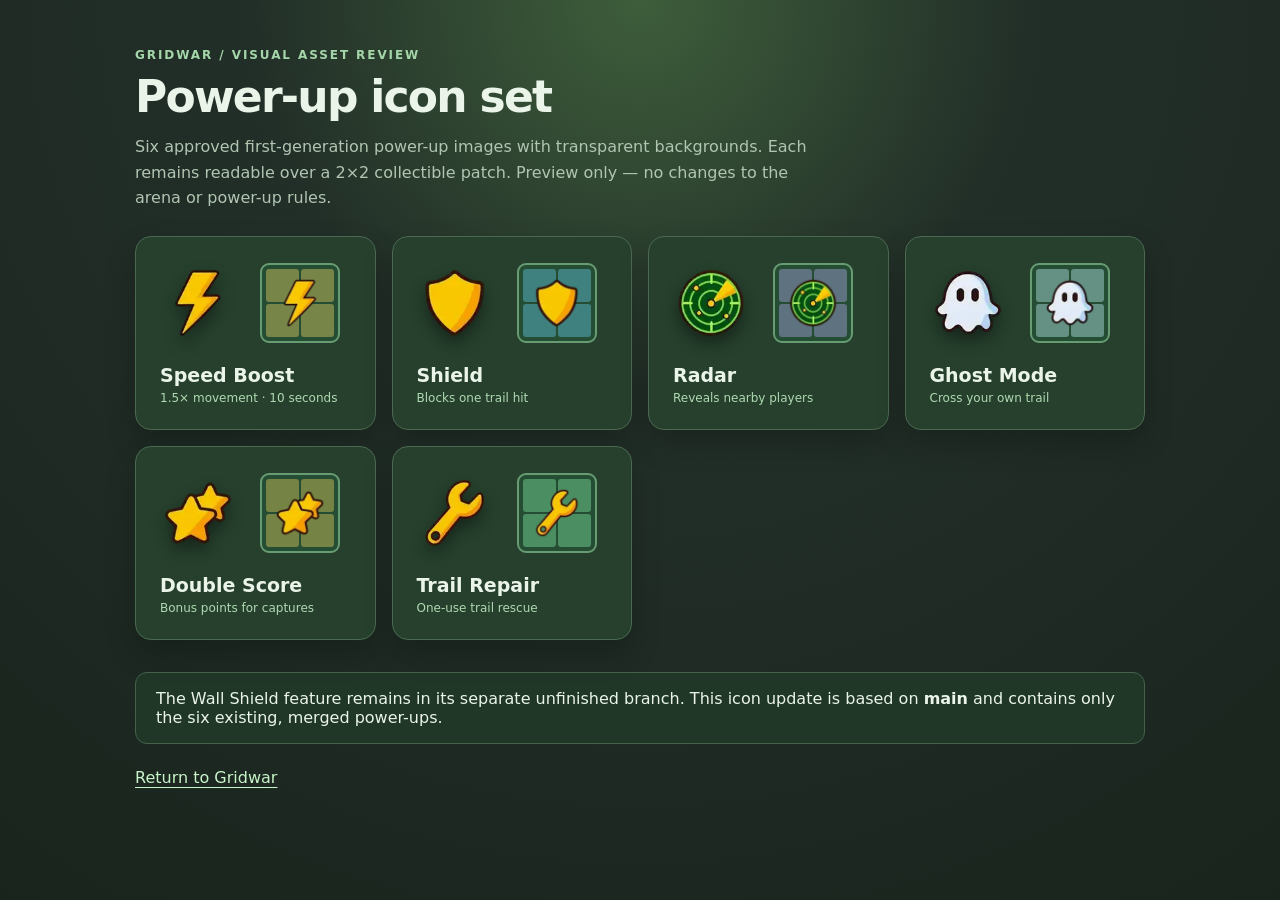
<file: client/powerups-preview.html>
<!doctype html>
<html lang="en">
<head>
	<meta charset="utf-8">
	<meta name="viewport" content="width=device-width,initial-scale=1">
	<title>Gridwar · Power-Up Icon Preview</title>
	<style>
		:root { color-scheme: dark; font-family: system-ui,-apple-system,BlinkMacSystemFont,"Segoe UI",sans-serif; }
		* { box-sizing: border-box; }
		body { margin: 0; min-height: 100vh; color: #eaf4e9; background: radial-gradient(circle at 50% 0%,#3e5e3b 0,#222f28 35%,#19241d 100%); }
		main { max-width: 1050px; margin: 0 auto; padding: 48px 20px 72px; }
		.eyebrow { text-transform: uppercase; color: #a4d6a9; letter-spacing: .16em; font-size: 12px; font-weight: 800; }
		h1 { font-size: clamp(29px,5vw,44px); letter-spacing: -.04em; margin: 9px 0 12px; }
		p { color: #b1c5b2; line-height: 1.6; margin: 0 0 25px; max-width: 680px; }
		.grid { display: grid; grid-template-columns: repeat(auto-fit,minmax(235px,1fr)); gap: 16px; }
		.card { background: #26402d; border: 1px solid #4a6951; border-radius: 16px; padding: 24px; box-shadow: 0 14px 30px #0003; }
		.previews { display: flex; align-items: center; gap: 24px; margin-bottom: 19px; min-height: 84px; }
		.large { width: 76px; height: 76px; object-fit: contain; filter: drop-shadow(0 8px 8px #0006); }
		.map-demo { width: 80px; height: 80px; background: #254d33; border-radius: 9px; border: 2px solid #679c73; display: grid; grid-template-columns: repeat(2,1fr); grid-template-rows: repeat(2,1fr); gap: 2px; padding: 4px; position: relative; }
		
		.map-demo i { display:block; background:color-mix(in srgb, var(--color) 34%, #376443); border-radius:3px; }
		.map-demo img { position:absolute; width:54px; height:54px; top:11px; left:11px; }
		.label { font-size: 19px; font-weight: 800; }
		.tag { color: #afd9b1; font-size: 12px; margin-top: 5px; }
		.note { margin-top: 32px; border:1px solid #44624a; padding:16px 20px; border-radius:12px; background:#203727; }
		.back { display: inline-block; margin-top: 24px; color: #c8f4c9; text-decoration: underline; text-underline-offset:4px; }
	</style>
</head>
<body>
<main>
	<div class="eyebrow">Gridwar / Visual asset review</div>
	<h1>Power-up icon set</h1>
	<p>Six approved first-generation power-up images with transparent backgrounds. Each remains readable over a 2×2 collectible patch. Preview only — no changes to the arena or power-up rules.</p>
	<div class="grid">
		<article class="card" style="--color:#F6C451">
			<div class="previews"><img class="large" src="./static/img/powerups/speed.webp" alt="Golden lightning bolt">
			<div class="map-demo"><i></i><i></i><i></i><i></i><img src="./static/img/powerups/speed.webp" alt=""></div></div>
			<div class="label">Speed Boost</div><div class="tag">1.5× movement · 10 seconds</div>
		</article>
		<article class="card" style="--color:#4BBAF0">
			<div class="previews"><img class="large" src="./static/img/powerups/shield.webp" alt="Golden shield">
			<div class="map-demo"><i></i><i></i><i></i><i></i><img src="./static/img/powerups/shield.webp" alt=""></div></div>
			<div class="label">Shield</div><div class="tag">Blocks one trail hit</div>
		</article>
		<article class="card" style="--color:#AB8CF3">
			<div class="previews"><img class="large" src="./static/img/powerups/radar.webp" alt="Green radar sweep">
			<div class="map-demo"><i></i><i></i><i></i><i></i><img src="./static/img/powerups/radar.webp" alt=""></div></div>
			<div class="label">Radar</div><div class="tag">Reveals nearby players</div>
		</article>
		<article class="card" style="--color:#BCE9FF">
			<div class="previews"><img class="large" src="./static/img/powerups/ghost.webp" alt="Friendly white ghost">
			<div class="map-demo"><i></i><i></i><i></i><i></i><img src="./static/img/powerups/ghost.webp" alt=""></div></div>
			<div class="label">Ghost Mode</div><div class="tag">Cross your own trail</div>
		</article>
		<article class="card" style="--color:#EEBF47">
			<div class="previews"><img class="large" src="./static/img/powerups/double.webp" alt="Two overlapping golden stars">
			<div class="map-demo"><i></i><i></i><i></i><i></i><img src="./static/img/powerups/double.webp" alt=""></div></div>
			<div class="label">Double Score</div><div class="tag">Bonus points for captures</div>
		</article>
		<article class="card" style="--color:#6EDF9C">
			<div class="previews"><img class="large" src="./static/img/powerups/repair.webp" alt="Golden repair wrench">
			<div class="map-demo"><i></i><i></i><i></i><i></i><img src="./static/img/powerups/repair.webp" alt=""></div></div>
			<div class="label">Trail Repair</div><div class="tag">One-use trail rescue</div>
		</article>
	</div>
	<div class="note">The Wall Shield feature remains in its separate unfinished branch. This icon update is based on <strong>main</strong> and contains only the six existing, merged power-ups.</div>
	<a class="back" href="./">Return to Gridwar</a>
</main>
</body>
</html>
</file>
